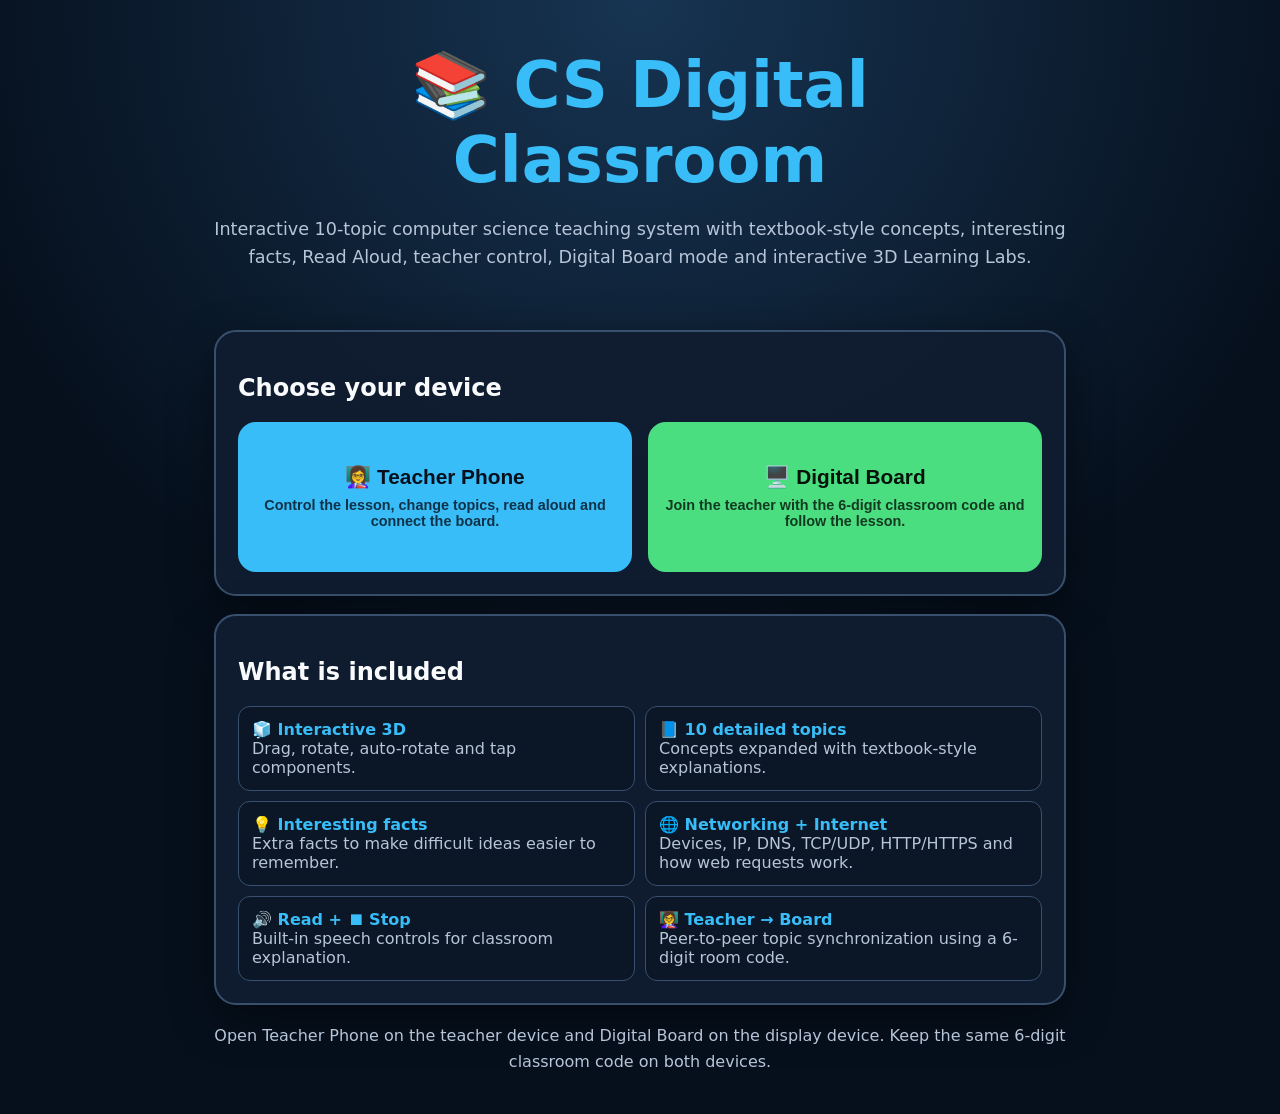
<file: index.html>
<!doctype html><html lang="en"><head><meta charset="utf-8"><meta name="viewport" content="width=device-width,initial-scale=1"><title>CS Digital Classroom</title><style>:root{--bg:#06101d;--p:#101d30;--b:#38506d;--c:#38bdf8;--g:#4ade80;--t:#f8fafc;--m:#b7c5d8}*{box-sizing:border-box}body{margin:0;min-height:100vh;background:radial-gradient(circle at 50% 0,#173452,#06101d 55%);color:var(--t);font-family:system-ui,-apple-system,Segoe UI,sans-serif}.wrap{max-width:900px;margin:auto;padding:24px}.hero{padding:24px 0;text-align:center}.hero h1{margin:0;color:var(--c);font-size:clamp(2rem,7vw,4rem)}.hero p{color:var(--m);font-size:1.1rem;line-height:1.6}.card{background:rgba(16,29,48,.96);border:2px solid var(--b);border-radius:22px;padding:22px;margin:18px 0;box-shadow:0 15px 45px #0007}.devices{display:grid;grid-template-columns:1fr 1fr;gap:16px}.device{min-height:150px;border:2px solid var(--b);border-radius:18px;font-size:1.3rem;font-weight:900;cursor:pointer}.teacher{background:var(--c);color:#06101d;border-color:var(--c)}.board{background:var(--g);color:#06120a;border-color:var(--g)}.device small{display:block;font-size:.9rem;font-weight:700;margin-top:8px;opacity:.8}.features{display:grid;grid-template-columns:1fr 1fr;gap:10px}.feature{padding:13px;border:1px solid var(--b);border-radius:12px;background:#0b1626;color:var(--m)}.feature b{color:var(--c)}.note{color:var(--m);line-height:1.6;text-align:center}@media(max-width:650px){.devices,.features{grid-template-columns:1fr}.device{min-height:110px}}</style></head><body><div class="wrap"><section class="hero"><h1>📚 CS Digital Classroom</h1><p>Interactive 10-topic computer science teaching system with textbook-style concepts, interesting facts, Read Aloud, teacher control, Digital Board mode and interactive 3D Learning Labs.</p></section><section class="card"><h2>Choose your device</h2><div class="devices"><button class="device teacher" onclick="location.href='teacher.html'">👩‍🏫 Teacher Phone<small>Control the lesson, change topics, read aloud and connect the board.</small></button><button class="device board" onclick="location.href='board.html'">🖥️ Digital Board<small>Join the teacher with the 6-digit classroom code and follow the lesson.</small></button></div></section><section class="card"><h2>What is included</h2><div class="features"><div class="feature"><b>🧊 Interactive 3D</b><br>Drag, rotate, auto-rotate and tap components.</div><div class="feature"><b>📘 10 detailed topics</b><br>Concepts expanded with textbook-style explanations.</div><div class="feature"><b>💡 Interesting facts</b><br>Extra facts to make difficult ideas easier to remember.</div><div class="feature"><b>🌐 Networking + Internet</b><br>Devices, IP, DNS, TCP/UDP, HTTP/HTTPS and how web requests work.</div><div class="feature"><b>🔊 Read + ⏹ Stop</b><br>Built-in speech controls for classroom explanation.</div><div class="feature"><b>👩‍🏫 Teacher → Board</b><br>Peer-to-peer topic synchronization using a 6-digit room code.</div></div></section><p class="note">Open Teacher Phone on the teacher device and Digital Board on the display device. Keep the same 6-digit classroom code on both devices.</p></div><script src="offline.js"></script></body></html>
</file>
